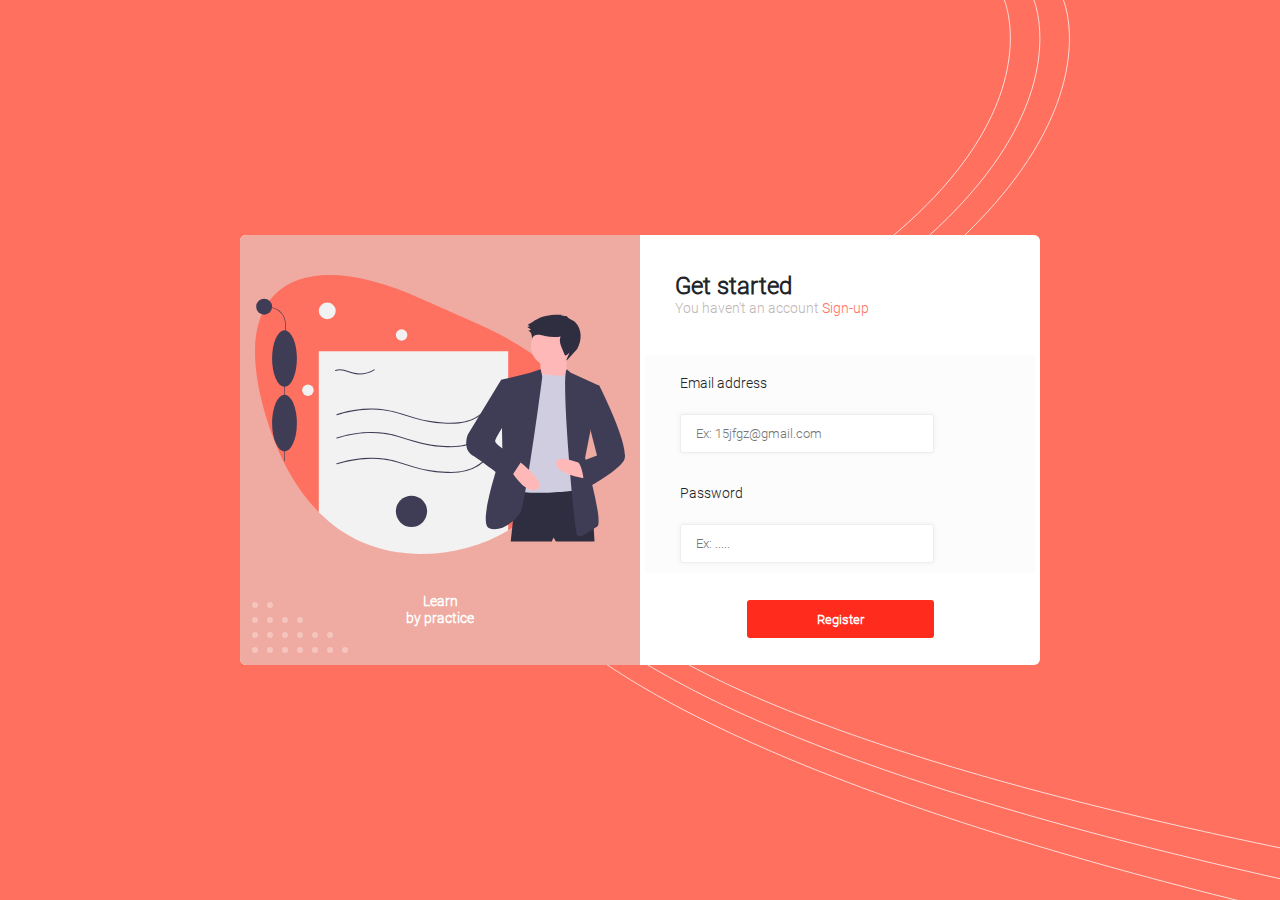
<file: sing-in/index.html>
<!DOCTYPE html>
<html lang="en">
<head>
    <meta charset="UTF-8">
    <meta http-equiv="X-UA-Compatible" content="IE=edge">
    <meta name="viewport" content="width=device-width, initial-scale=1.0">
    <link rel="stylesheet" type="text/css" href="./css/style.css">
    <script src="http://127.0.0.1/digital/digital-v2.0.0.min.js"></script>
    <title> Sign-in </title>
</head>
<body>
    <div id="main">
        <div id="login-box">
            <div class="parts first">
                <div class="start">
                    <div class="icon">
                        <img src="./img/icon.svg" alt="icon">
                    </div>
                </div>
                <div class="end">
                    <div class="message">
                        <label> Learn <br> by practice </label>
                    </div>
                    <img src="./img/footer.svg" alt="icon">
                </div>
            </div>
            <div class="parts second">
                <div class="title">
                    <label> Get started </label>
                    <label> You haven't an account <a href="#"> Sign-up </a> </label>
                </div>
                <div class="container">
                    <div class="field">
                        <div class="name">
                            <label> Email address </label>
                        </div>
                        <div class="input-container">
                            <input type="email" name="email" id="email" placeholder="Ex: 15jfgz@gmail.com">
                        </div>
                    </div>
                    <div class="field">
                        <div class="name">
                            <label> Password </label>
                        </div>
                        <div class="input-container">
                            <input type="password" name="password" id="password" placeholder="Ex: .....">
                        </div>
                    </div>
                </div>
                <div class="content-submit">
                    <input type="button" value="Register" id="register">
                </div>
            </div>
        </div>
    </div>
    <script src="./script/index.js"></script>
</body>
</html>
</file>
<file: sing-in/css/style.css>
@font-face{
    src: url( "./../Roboto/Roboto-Light.ttf" ),
        url( "./../Roboto/Roboto-Regular.ttf" ),
        url( "./../Roboto/Roboto-Roboto-Thin.ttf" ),
        url( "./../Roboto/Roboto-Bold.ttf" );
    font-family: roboto;
}

body{
    margin: 0px;
    padding: 0px;
}

*{
    font-family: roboto;
    font-weight: thin;
}

body #main{
    display: flex;
    flex-direction: column;
    justify-content: center;
    align-items: center;
    position: absolute;
    width: 100%;
    height: 100%;
    overflow: hidden;
    background-color: #FF705F;
    background-image: url( "./../img/background.svg" );
    background-size: 100% 100%;
    background-repeat: no-repeat;
}

body #login-box{
    display: flex;
    position: relative;
    width: calc( 100% - 20px );
    max-width: 800px;
    height: 430px;
    background-color: #FFFFFF;
    border-radius: 6px;
    flex-direction: row;
    justify-content: center;
    align-items: center;
    overflow: hidden;
}

body #login-box .parts{
    display: flex;
    position: relative;
    flex: 1;
    height: 100%;
    flex-direction: column;
    justify-content: center;
    align-items: center;
}

body #login-box .first{
    background-color: #EFABA1;
}

body #login-box .first .start{
    display: flex;
    width: 100%;
    flex: 1;
    justify-content: center;
    align-items: center;
}

body #login-box .first .start .icon{
    display: flex;
    position: relative;
    height: 100%;
    width: 100%;
    justify-content: center;
    align-items: center;
}

body #login-box .first .icon img{
    display: inline-block;
    position: relative;
    max-height: 100%;
    max-width: calc( 100% - 30px );
    margin-top: 10%;
}

body #login-box .end{
    display: flex;
    position: relative;
    width: 100%;
    height: 120px;
    justify-content: center;
    align-items: center;
}

body #login-box .end img{
    display: inline-block;
    position: absolute;
    bottom: -30px;
    left: 10px;
}

body #login-box .end .message{
    display: flex;
    position: relative;
    height: 100%;
    width: 100%;
    justify-content: center;
    align-items: center;
}

body #login-box .message label{
    color: #FFFFFF;
    font-size: 0.9em;
    text-align: center;
    font-weight: 600;
}

body #login-box .second .title{
    display: flex;
    width: calc( 100% - 70px );
    height: 130px;
    flex-direction: column;
    justify-content: center;
    align-items: flex-start;
}

body #login-box .second .title label:nth-child( 1 ){
    color: #212428;
    font-size: 1.5em;
    font-weight: bold;
}

body #login-box .second .title label:not( :nth-child( 1 ) ){
    color: #BFB6B5;
    font-size: 0.9em;
}

body #login-box .second .title label a{
    text-decoration: none;
    color: #FE705F;
    cursor: pointer;
}

body #login-box .second .container{
    display: flex;
    position: relative;
    flex: 1;
    width: 100%;
    flex-direction: column;
    justify-content: space-around;
    align-items: center;
}

body #login-box .second .container .field{
    display: flex;
    position: relative;
    width: calc( 100% - 20px );
    height: auto;
    padding: 5px;
    background-color: #FCFCFC;
    border-radius: 3px;
    flex-direction: column;
    justify-content: center;
    align-items: center;
}

body #login-box .second .container .field .name{
    display: flex;
    position: relative;
    height: 50px;
    width: calc( 100% - 30px );
    padding-left: 30px;
    flex-direction: column;
    justify-content: center;
}

body #login-box .second .container .name label{
    color: #212428;
    font-size: 0.9em;
}

body #login-box .second .container .input-container{
    display: flex;
    position: relative;
    width: calc( 100% - 30px );
    padding-left: 30px;
    height: 50px;
    justify-content: flex-start;
    align-items: center;
}

body #login-box .second .container .input-container input{
    display: inline-block;
    height: 35px;
    width: 235px;
    border: 1px solid #EEEEEE;
    box-shadow: 0px 0px 5px #EEEEEE;
    border-radius: 3px;
    outline: none;
    padding-left: 15px;
    transition-duration: 0.2s;
}

body #login-box .second .container .input-container input:hover{
    border-color: #FF705F;
}

body #login-box .second .container .input-container input:focus{
    border-color: #FF705F;
}

body #login-box .second .content-submit{
    display: flex;
    width: 100%;
    height: 100px;
    justify-content: center;
    align-items: center;
}

body #login-box .second .content-submit input{
    display: flex;
    position: relative;
    height: 38px;
    padding: 0px 70px;
    text-align: center;
    border: 0px;
    background-color: #FF2B1D;
    color: #FFFFFF;
    font-size: 0.8em;
    border-radius: 3px;
    cursor: pointer;
    font-weight: 600;
}

@media screen and ( max-width: 600px ) {
    body #login-box{
        padding: 30px 0px;
    }

    body #login-box .first{
        display: none;
    }

    body #login-box .second{
        max-width: 450px;
    }
}
</file>
